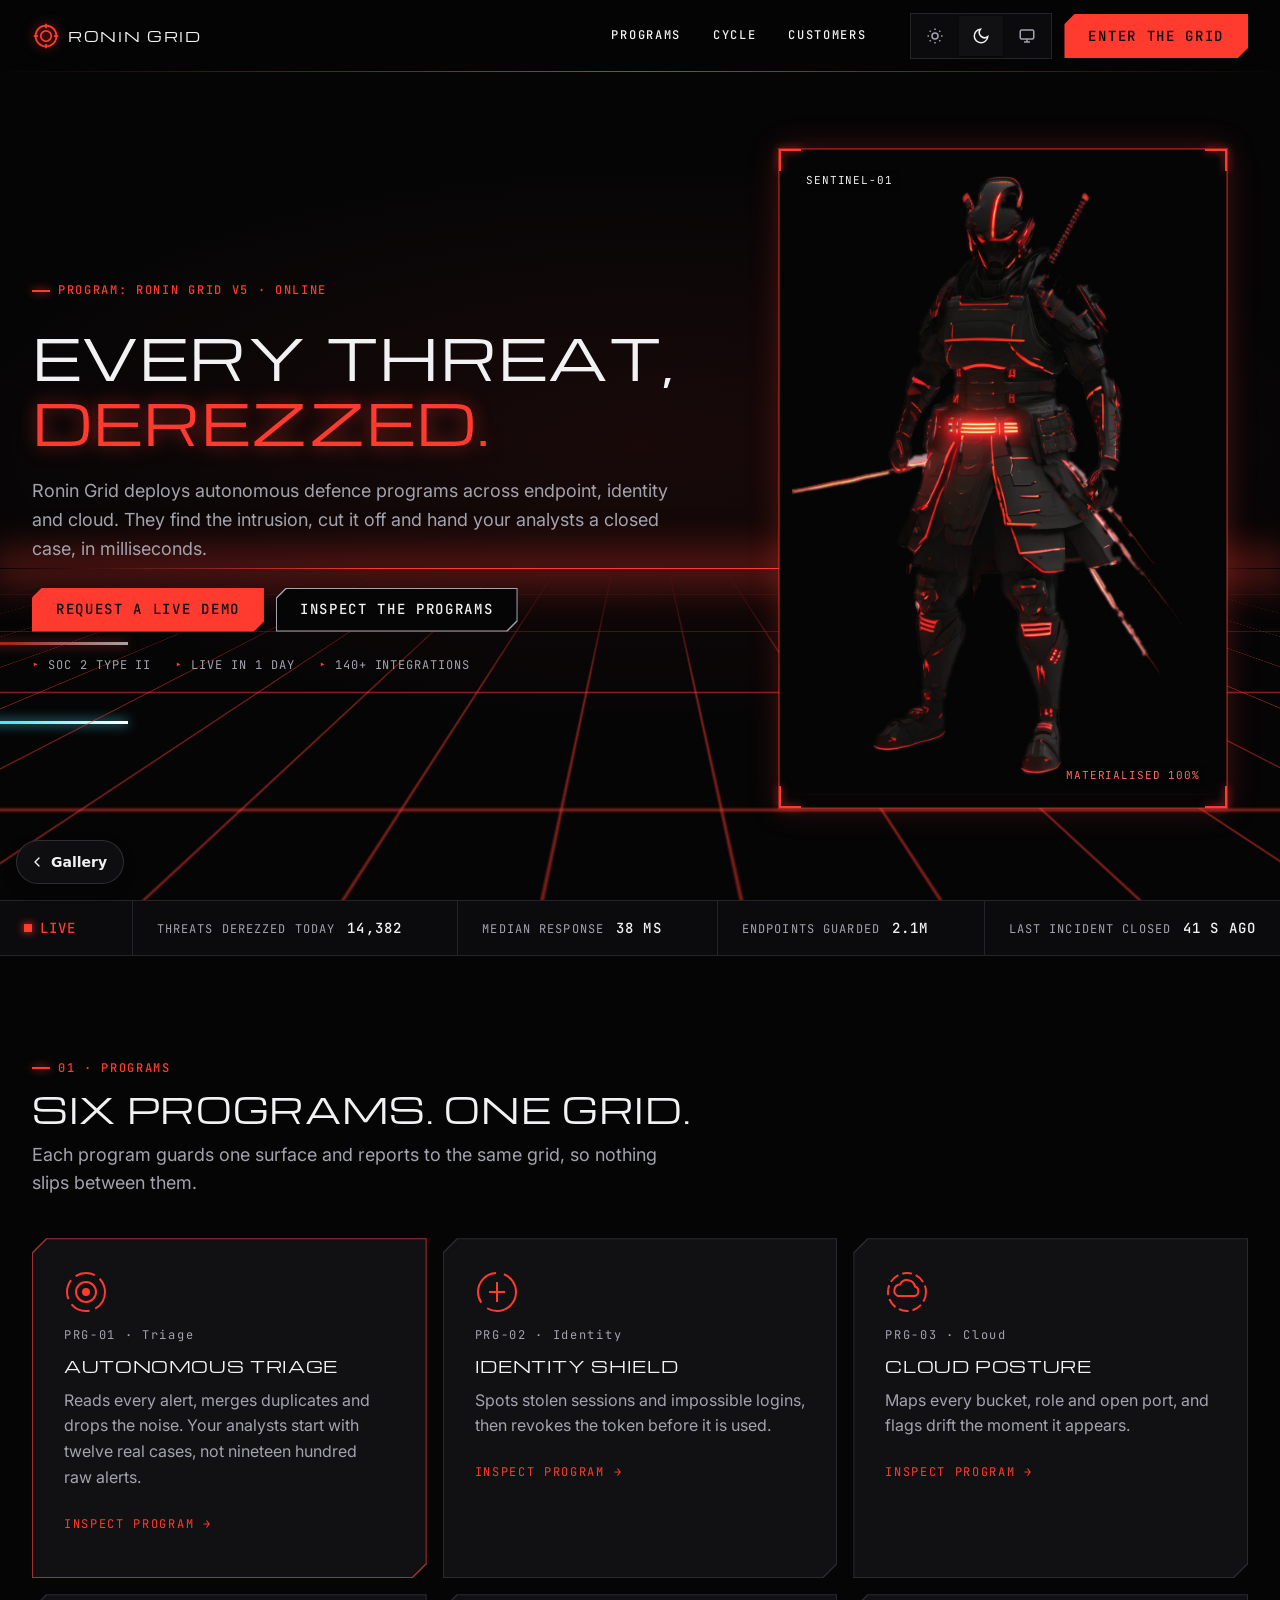
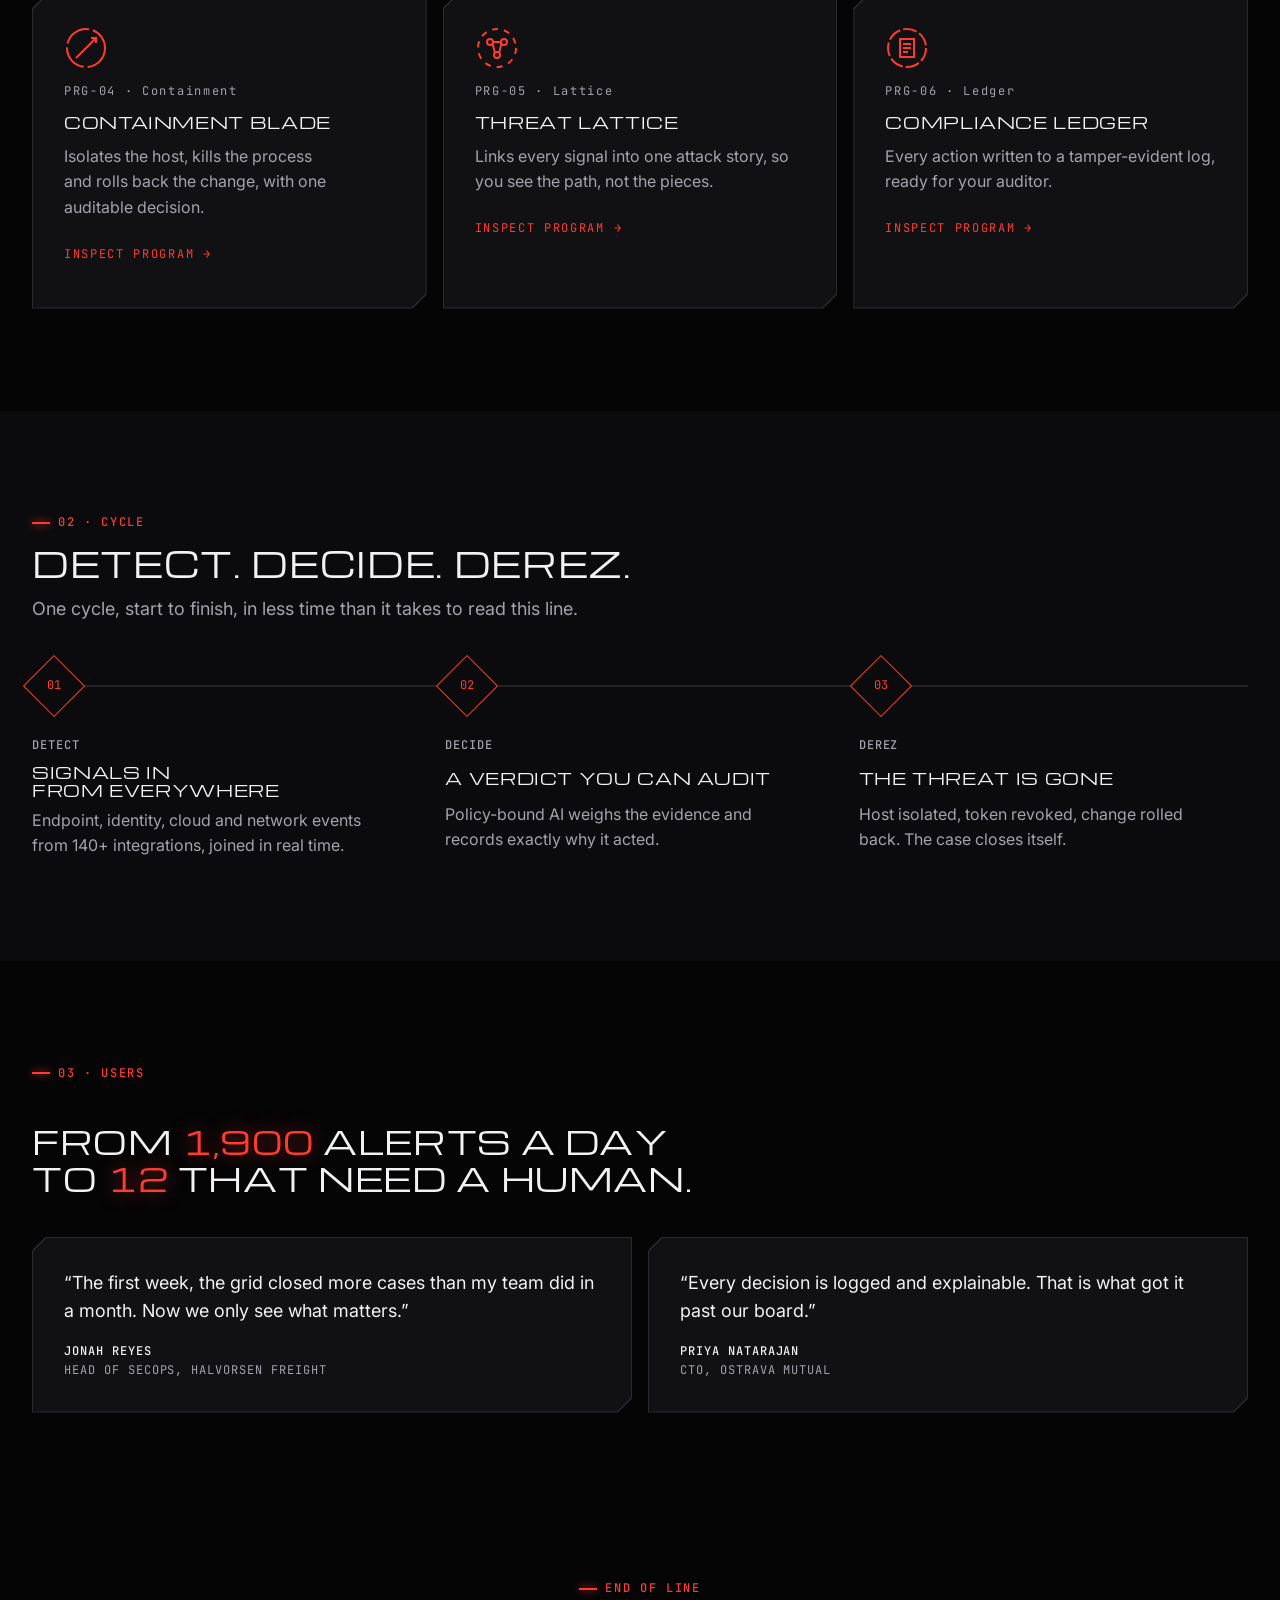
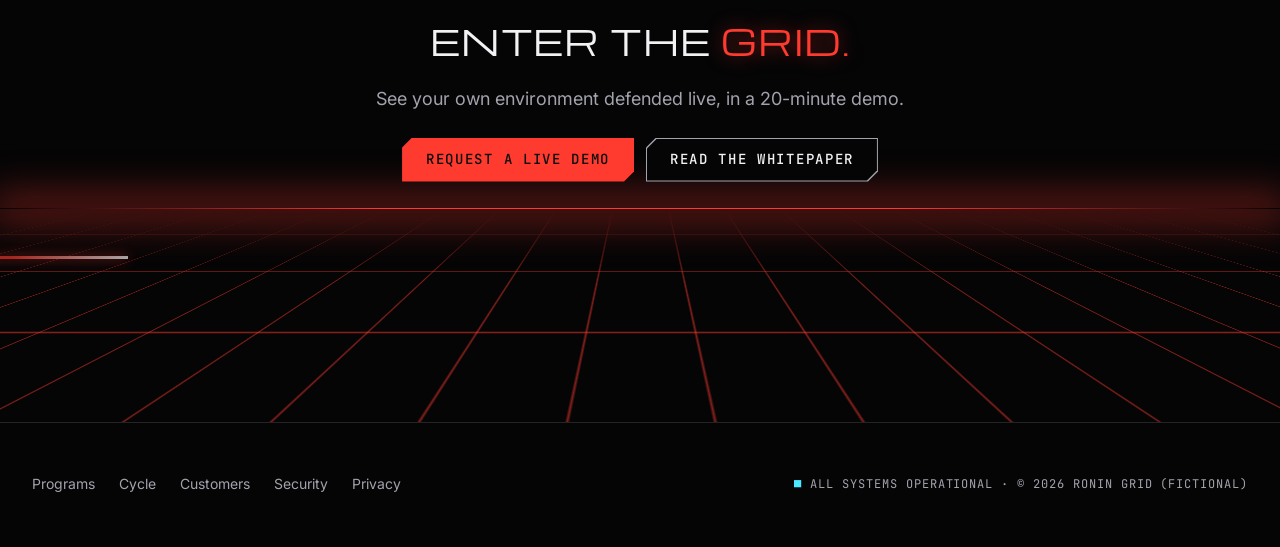
<file: variants/02-ronin-redline/index.html>
<!doctype html>
<html lang="en" data-default-theme="dark">
<head>
  <meta charset="utf-8">
  <meta name="viewport" content="width=device-width, initial-scale=1">
  <title>Ronin Grid · Every threat, derezzed</title>
  <meta name="description" content="Ronin Grid triages, investigates and contains threats across endpoint, identity and cloud. Variant 02: Redline.">
  <link rel="preconnect" href="https://fonts.googleapis.com">
  <link rel="preconnect" href="https://fonts.gstatic.com" crossorigin>
  <link href="https://fonts.googleapis.com/css2?family=Michroma&family=Inter:wght@400;500;600&family=JetBrains+Mono:wght@400;500&display=swap" rel="stylesheet">
  <link rel="stylesheet" href="../../shared/css/design-system.css">
  <link rel="stylesheet" href="../../shared/css/base.css">
  <link rel="stylesheet" href="../../shared/css/components.css">
  <link rel="stylesheet" href="styles.css">
  <script src="../../shared/js/theme-manager.js"></script>
</head>
<body id="top">
  <a class="skip-link" href="#main">Skip to content</a>

  <header class="site-header">
    <div class="container site-header__inner">
      <a class="brand" href="#top">
        <svg class="brand__mark" viewBox="0 0 32 32" fill="none" stroke="currentColor" stroke-width="2" aria-hidden="true"><circle cx="16" cy="16" r="12"/><circle cx="16" cy="16" r="6"/><path d="M16 2v5M16 25v5M2 16h5M25 16h5"/></svg>
        Ronin Grid
      </a>
      <button class="nav-toggle" type="button" aria-expanded="false" aria-controls="site-nav">
        <span class="nav-toggle__bars" aria-hidden="true"></span><span class="sr-only">Menu</span>
      </button>
      <nav class="site-nav" id="site-nav" aria-label="Primary">
        <ul class="site-nav__list" role="list">
          <li><a class="site-nav__link" href="#platform">Programs</a></li>
          <li><a class="site-nav__link" href="#operations">Cycle</a></li>
          <li><a class="site-nav__link" href="#customers">Customers</a></li>
        </ul>
        <div class="site-nav__actions">
          <div class="theme-toggle" role="group" aria-label="Colour theme">
            <button type="button" class="theme-toggle__option" data-theme-value="light" aria-pressed="false"><svg viewBox="0 0 24 24" fill="none" stroke="currentColor" stroke-width="2" aria-hidden="true"><circle cx="12" cy="12" r="4"/><path d="M12 2v2M12 20v2M4.9 4.9l1.4 1.4M17.7 17.7l1.4 1.4M2 12h2M20 12h2M4.9 19.1l1.4-1.4M17.7 6.3l1.4-1.4"/></svg><span class="sr-only">Light</span></button>
            <button type="button" class="theme-toggle__option" data-theme-value="dark" aria-pressed="false"><svg viewBox="0 0 24 24" fill="none" stroke="currentColor" stroke-width="2" aria-hidden="true"><path d="M21 12.8A9 9 0 1 1 11.2 3a7 7 0 0 0 9.8 9.8z"/></svg><span class="sr-only">Dark</span></button>
            <button type="button" class="theme-toggle__option" data-theme-value="system" aria-pressed="false"><svg viewBox="0 0 24 24" fill="none" stroke="currentColor" stroke-width="2" aria-hidden="true"><rect x="3" y="4" width="18" height="12" rx="2"/><path d="M8 20h8M12 16v4"/></svg><span class="sr-only">System</span></button>
          </div>
          <a class="btn btn--cut" href="#cta">Enter the grid</a>
        </div>
      </nav>
    </div>
  </header>

  <main id="main">
    <!-- Hero -->
    <section class="hero" aria-labelledby="hero-title">
      <div class="floor" aria-hidden="true">
        <div class="floor__plane"></div>
        <span class="floor__trail floor__trail--a"></span>
        <span class="floor__trail floor__trail--b"></span>
      </div>
      <span class="horizon" aria-hidden="true"></span>

      <div class="container hero__inner">
        <div class="hero__copy">
          <span class="eyebrow tag">Program: Ronin Grid v5 · Online</span>
          <h1 id="hero-title">Every threat, <span class="hl">derezzed.</span></h1>
          <p class="lead">Ronin Grid deploys autonomous defence programs across endpoint, identity and cloud. They find the intrusion, cut it off and hand your analysts a closed case, in milliseconds.</p>
          <div class="hero__ctas">
            <a class="btn btn--cut" href="#cta">Request a live demo</a>
            <a class="btn btn--line" href="#platform">Inspect the programs</a>
          </div>
          <ul class="hero__facts" role="list">
            <li>SOC 2 Type II</li>
            <li>Live in 1 day</li>
            <li>140+ integrations</li>
          </ul>
        </div>

        <div class="chamber">
          <figure class="art-frame">
            <img src="../../assets/images/02-ronin-redline/ronin-redline-sentinel.jpg" data-fallback alt="An armoured samurai sentinel in matte black, traced with glowing red light-lines, being built into existence by a red laser scan." width="1024" height="1536">
          </figure>
          <span class="chamber__beam" aria-hidden="true"></span>
          <span class="chamber__corner chamber__corner--tl" aria-hidden="true"></span>
          <span class="chamber__corner chamber__corner--tr" aria-hidden="true"></span>
          <span class="chamber__corner chamber__corner--bl" aria-hidden="true"></span>
          <span class="chamber__corner chamber__corner--br" aria-hidden="true"></span>
          <span class="chamber__hud chamber__hud--tl" aria-hidden="true">Sentinel-01</span>
          <span class="chamber__hud chamber__hud--br" aria-hidden="true">Materialised 100%</span>
        </div>
      </div>
    </section>

    <!-- Telemetry -->
    <section class="telemetry" aria-labelledby="telemetry-title" role="region" tabindex="0">
      <h2 id="telemetry-title" class="sr-only">Grid telemetry (illustrative)</h2>
      <ul class="telemetry__list container" role="list">
        <li><strong class="telemetry__live">Live</strong></li>
        <li><span>Threats derezzed today</span><strong>14,382</strong></li>
        <li><span>Median response</span><strong>38 ms</strong></li>
        <li><span>Endpoints guarded</span><strong>2.1M</strong></li>
        <li><span>Last incident closed</span><strong>41 s ago</strong></li>
      </ul>
    </section>

    <!-- Programs -->
    <section class="section" id="platform" aria-labelledby="programs-title">
      <div class="container">
        <div class="section-head">
          <span class="eyebrow tag">01 · Programs</span>
          <h2 id="programs-title">Six programs. One grid.</h2>
          <p class="lead">Each program guards one surface and reports to the same grid, so nothing slips between them.</p>
        </div>
        <div class="programs__grid">
          <article class="panel program program--featured">
            <svg class="program__ring" viewBox="0 0 44 44" fill="none" stroke="currentColor" stroke-width="2" aria-hidden="true"><circle cx="22" cy="22" r="19" stroke-dasharray="20 6"/><circle cx="22" cy="22" r="10"/><circle cx="22" cy="22" r="3" fill="currentColor"/></svg>
            <span class="program__id">PRG-01 · Triage</span>
            <h3>Autonomous triage</h3>
            <p>Reads every alert, merges duplicates and drops the noise. Your analysts start with twelve real cases, not nineteen hundred raw alerts.</p>
            <a href="#">Inspect program →</a>
          </article>
          <article class="panel program">
            <svg class="program__ring" viewBox="0 0 44 44" fill="none" stroke="currentColor" stroke-width="2" aria-hidden="true"><circle cx="22" cy="22" r="19" stroke-dasharray="40 8"/><path d="M22 12v20M14 22h16"/></svg>
            <span class="program__id">PRG-02 · Identity</span>
            <h3>Identity shield</h3>
            <p>Spots stolen sessions and impossible logins, then revokes the token before it is used.</p>
            <a href="#">Inspect program →</a>
          </article>
          <article class="panel program">
            <svg class="program__ring" viewBox="0 0 44 44" fill="none" stroke="currentColor" stroke-width="2" aria-hidden="true"><circle cx="22" cy="22" r="19" stroke-dasharray="10 4"/><path d="M13 26a6 6 0 0 1 2-11.5 8 8 0 0 1 15 2A5 5 0 0 1 30 26z"/></svg>
            <span class="program__id">PRG-03 · Cloud</span>
            <h3>Cloud posture</h3>
            <p>Maps every bucket, role and open port, and flags drift the moment it appears.</p>
            <a href="#">Inspect program →</a>
          </article>
          <article class="panel program">
            <svg class="program__ring" viewBox="0 0 44 44" fill="none" stroke="currentColor" stroke-width="2" aria-hidden="true"><circle cx="22" cy="22" r="19" stroke-dasharray="28 4"/><path d="M12 32 32 12M27 12h5v5"/></svg>
            <span class="program__id">PRG-04 · Containment</span>
            <h3>Containment blade</h3>
            <p>Isolates the host, kills the process and rolls back the change, with one auditable decision.</p>
            <a href="#">Inspect program →</a>
          </article>
          <article class="panel program">
            <svg class="program__ring" viewBox="0 0 44 44" fill="none" stroke="currentColor" stroke-width="2" aria-hidden="true"><circle cx="22" cy="22" r="19" stroke-dasharray="6 6"/><circle cx="15" cy="16" r="3"/><circle cx="29" cy="16" r="3"/><circle cx="22" cy="29" r="3"/><path d="M17.5 17.5 20 27M26.5 17.5 24 27M18 16h8"/></svg>
            <span class="program__id">PRG-05 · Lattice</span>
            <h3>Threat lattice</h3>
            <p>Links every signal into one attack story, so you see the path, not the pieces.</p>
            <a href="#">Inspect program →</a>
          </article>
          <article class="panel program">
            <svg class="program__ring" viewBox="0 0 44 44" fill="none" stroke="currentColor" stroke-width="2" aria-hidden="true"><circle cx="22" cy="22" r="19" stroke-dasharray="14 3"/><path d="M15 13h14v18H15zM18 18h8M18 22h8M18 26h5"/></svg>
            <span class="program__id">PRG-06 · Ledger</span>
            <h3>Compliance ledger</h3>
            <p>Every action written to a tamper-evident log, ready for your auditor.</p>
            <a href="#">Inspect program →</a>
          </article>
        </div>
      </div>
    </section>

    <!-- Cycle -->
    <section class="section section--alt cycle" id="operations" aria-labelledby="cycle-title">
      <div class="container">
        <div class="section-head">
          <span class="eyebrow tag">02 · Cycle</span>
          <h2 id="cycle-title">Detect. Decide. Derez.</h2>
          <p class="lead">One cycle, start to finish, in less time than it takes to read this line.</p>
        </div>
        <ol class="cycle__steps" role="list">
          <li class="cycle__track" aria-hidden="true"></li>
          <li class="cycle__step">
            <span class="cycle__node" aria-hidden="true"><span>01</span></span>
            <span class="eyebrow">Detect</span>
            <h3>Signals in from everywhere</h3>
            <p>Endpoint, identity, cloud and network events from 140+ integrations, joined in real time.</p>
          </li>
          <li class="cycle__step">
            <span class="cycle__node" aria-hidden="true"><span>02</span></span>
            <span class="eyebrow">Decide</span>
            <h3>A verdict you can audit</h3>
            <p>Policy-bound AI weighs the evidence and records exactly why it acted.</p>
          </li>
          <li class="cycle__step">
            <span class="cycle__node" aria-hidden="true"><span>03</span></span>
            <span class="eyebrow">Derez</span>
            <h3>The threat is gone</h3>
            <p>Host isolated, token revoked, change rolled back. The case closes itself.</p>
          </li>
        </ol>
      </div>
    </section>

    <!-- Proof -->
    <section class="section" id="customers" aria-labelledby="proof-title">
      <div class="container">
        <div class="section-head">
          <span class="eyebrow tag">03 · Users</span>
        </div>
        <h2 id="proof-title" class="proof__stat">From <span class="hl">1,900</span> alerts a day to <span class="hl">12</span> that need a human.</h2>
        <div class="proof__quotes">
          <figure class="panel quote">
            <blockquote><p>“The first week, the grid closed more cases than my team did in a month. Now we only see what matters.”</p></blockquote>
            <figcaption><strong>Jonah Reyes</strong>Head of SecOps, Halvorsen Freight</figcaption>
          </figure>
          <figure class="panel quote">
            <blockquote><p>“Every decision is logged and explainable. That is what got it past our board.”</p></blockquote>
            <figcaption><strong>Priya Natarajan</strong>CTO, Ostrava Mutual</figcaption>
          </figure>
        </div>
      </div>
    </section>

    <!-- Closing CTA -->
    <section class="cta" id="cta" aria-labelledby="cta-title">
      <div class="floor" aria-hidden="true">
        <div class="floor__plane"></div>
        <span class="floor__trail floor__trail--a"></span>
      </div>
      <span class="horizon" aria-hidden="true"></span>
      <div class="container cta__inner">
        <span class="eyebrow tag">End of line</span>
        <h2 id="cta-title">Enter the <span class="hl">grid.</span></h2>
        <p class="lead">See your own environment defended live, in a 20-minute demo.</p>
        <div class="hero__ctas">
          <a class="btn btn--cut" href="#">Request a live demo</a>
          <a class="btn btn--line" href="#">Read the whitepaper</a>
        </div>
      </div>
    </section>
  </main>

  <footer class="site-footer">
    <div class="container site-footer__inner">
      <nav class="site-footer__links" aria-label="Footer">
        <a href="#platform">Programs</a>
        <a href="#operations">Cycle</a>
        <a href="#customers">Customers</a>
        <a href="#">Security</a>
        <a href="#">Privacy</a>
      </nav>
      <p class="site-footer__status">All systems operational · © 2026 Ronin Grid (fictional)</p>
    </div>
  </footer>
<a class="back-pill" href="../../index.html"><svg viewBox="0 0 24 24" fill="none" stroke="currentColor" stroke-width="2" stroke-linecap="round" stroke-linejoin="round" aria-hidden="true"><path d="M15 18l-6-6 6-6"/></svg>Gallery</a>
</body>
</html>
</file>
<file: shared/css/design-system.css>
/* ==========================================================================
   Design system tokens. Single source of truth for every variant.
   Variants override token VALUES only (in their styles.css), never names.

   Fonts (add to each variant's <head>):
   <link rel="preconnect" href="https://fonts.googleapis.com">
   <link rel="preconnect" href="https://fonts.gstatic.com" crossorigin>
   <link href="https://fonts.googleapis.com/css2?family=Space+Grotesk:wght@400;500;600;700&family=Inter:wght@400;500;600&family=JetBrains+Mono:wght@400;500&display=swap" rel="stylesheet">
   ========================================================================== */

:root {
  color-scheme: light;

  /* Surfaces & text (light) */
  --bg-primary: #F4F2F1;      /* canvas, matches the art background */
  --bg-secondary: #EAE4DF;
  --bg-elevated: #FFFFFF;
  --text-primary: #2A2420;    /* charcoal */
  --text-secondary: #5C524B;  /* AA on both bg tokens */
  --border-color: #D8CEC6;

  /* Brand */
  --primary-color: #17707A;   /* slate-teal, darkened for AA text/button contrast on light */
  --primary-contrast: #FFFFFF;
  --secondary-color: #D9BAA1; /* almond */
  --accent-color: #C2187A;    /* magenta signal, use sparingly */
  --glow-color: #2FB7C2;      /* raw slate-teal for lines, glows, decoration */
  --focus-ring: #17707A;

  /* Typography */
  --font-display: "Space Grotesk", "Segoe UI", system-ui, sans-serif;
  --font-body: "Inter", "Segoe UI", system-ui, -apple-system, sans-serif;
  --font-mono: "JetBrains Mono", ui-monospace, "Cascadia Mono", Consolas, monospace;

  --text-xs: 0.75rem;    /* 12 */
  --text-sm: 0.875rem;   /* 14 */
  --text-base: 1rem;     /* 16 */
  --text-lg: 1.125rem;   /* 18 */
  --text-xl: 1.25rem;    /* 20 */
  --text-2xl: 1.5rem;    /* 24 */
  --text-3xl: 1.875rem;  /* 30 */
  --text-display: clamp(2.25rem, 1.4rem + 4.2vw, 4.5rem); /* hero h1 */

  --leading-tight: 1.1;
  --leading-snug: 1.3;
  --leading-body: 1.6;
  --tracking-mono: 0.08em;

  /* Spacing (4px grid) */
  --space-1: 0.25rem;
  --space-2: 0.5rem;
  --space-3: 0.75rem;
  --space-4: 1rem;
  --space-5: 1.25rem;
  --space-6: 1.5rem;
  --space-8: 2rem;
  --space-10: 2.5rem;
  --space-12: 3rem;
  --space-16: 4rem;
  --section-y: clamp(var(--space-12), 8vw, 7rem);

  /* Layout */
  --container-sm: 640px;
  --container-md: 768px;
  --container-lg: 1024px;
  --container-xl: 1280px;
  --gutter: var(--space-4);
  --header-h: 4rem;

  /* Radius */
  --radius-sm: 4px;
  --radius-md: 8px;
  --radius-lg: 16px;
  --radius-pill: 999px;

  /* Shadow */
  --shadow-sm: 0 1px 2px rgb(42 36 32 / 0.08);
  --shadow-md: 0 6px 20px -6px rgb(42 36 32 / 0.18);
  --shadow-lg: 0 24px 48px -16px rgb(42 36 32 / 0.25);
  --shadow-glow: 0 0 0 1px rgb(47 183 194 / 0.35), 0 0 24px rgb(47 183 194 / 0.25);

  /* Motion */
  --ease-out: cubic-bezier(0.22, 1, 0.36, 1);
  --duration-fast: 150ms;
  --duration-base: 250ms;
  --duration-slow: 500ms;

  /* Art placeholder (used by .art-frame when image is missing) */
  --art-placeholder-from: #EDE7E2;
  --art-placeholder-to: #D9BAA1;
  --art-silhouette: rgb(42 36 32 / 0.12);
}

/* Dark values, kept identical in both blocks below */
[data-theme="dark"] {
  color-scheme: dark;
  --bg-primary: #141110;
  --bg-secondary: #1F1A17;
  --bg-elevated: #2A2420;
  --text-primary: #F4F2F1;
  --text-secondary: #B9ADA3;
  --border-color: #3A322C;
  --primary-color: #2FB7C2;
  --primary-contrast: #0E1416;
  --secondary-color: #D9BAA1;
  --accent-color: #F0479E;
  --glow-color: #2FB7C2;
  --focus-ring: #5FD3DC;
  --shadow-sm: 0 1px 2px rgb(0 0 0 / 0.4);
  --shadow-md: 0 6px 20px -6px rgb(0 0 0 / 0.6);
  --shadow-lg: 0 24px 48px -16px rgb(0 0 0 / 0.7);
  --art-placeholder-from: #1F1A17;
  --art-placeholder-to: #2A3638;
  --art-silhouette: rgb(47 183 194 / 0.14);
}

@media (prefers-color-scheme: dark) {
  :root:not([data-theme="light"]) {
    color-scheme: dark;
    --bg-primary: #141110;
    --bg-secondary: #1F1A17;
    --bg-elevated: #2A2420;
    --text-primary: #F4F2F1;
    --text-secondary: #B9ADA3;
    --border-color: #3A322C;
    --primary-color: #2FB7C2;
    --primary-contrast: #0E1416;
    --secondary-color: #D9BAA1;
    --accent-color: #F0479E;
    --glow-color: #2FB7C2;
    --focus-ring: #5FD3DC;
    --shadow-sm: 0 1px 2px rgb(0 0 0 / 0.4);
    --shadow-md: 0 6px 20px -6px rgb(0 0 0 / 0.6);
    --shadow-lg: 0 24px 48px -16px rgb(0 0 0 / 0.7);
    --art-placeholder-from: #1F1A17;
    --art-placeholder-to: #2A3638;
    --art-silhouette: rgb(47 183 194 / 0.14);
  }
}

@media (min-width: 768px) {
  :root { --gutter: var(--space-6); --header-h: 4.5rem; }
}
@media (min-width: 1024px) {
  :root { --gutter: var(--space-8); }
}
</file>
<file: shared/css/base.css>
/* Reset, body theming, typography defaults, layout primitives. Requires design-system.css. */

*, *::before, *::after { box-sizing: border-box; }

html {
  -webkit-text-size-adjust: 100%;
  text-size-adjust: 100%;
  scroll-behavior: smooth;
  scroll-padding-top: calc(var(--header-h) + var(--space-4));
}

body, h1, h2, h3, h4, p, figure, blockquote, dl, dd, ul, ol { margin: 0; }
ul[role="list"], ol[role="list"] { list-style: none; padding: 0; }

body {
  min-height: 100vh;
  background-color: var(--bg-primary);
  color: var(--text-primary);
  font-family: var(--font-body);
  font-size: var(--text-base);
  line-height: var(--leading-body);
  overflow-x: hidden;
  -webkit-font-smoothing: antialiased;
  transition: background-color var(--duration-base) ease, color var(--duration-base) ease;
}

img, svg, video, picture { display: block; max-width: 100%; height: auto; }
input, button, textarea, select { font: inherit; color: inherit; }
button { cursor: pointer; }

h1, h2, h3, h4 {
  font-family: var(--font-display);
  line-height: var(--leading-tight);
  font-weight: 600;
  letter-spacing: -0.02em;
  text-wrap: balance;
}
h1 { font-size: var(--text-display); }
h2 { font-size: clamp(var(--text-2xl), 1.2rem + 2vw, 2.75rem); }
h3 { font-size: var(--text-xl); line-height: var(--leading-snug); }
p { text-wrap: pretty; }
p + p { margin-top: var(--space-4); }

a { color: var(--primary-color); text-underline-offset: 0.2em; }
a:hover { text-decoration-thickness: 2px; }

code, kbd, .mono {
  font-family: var(--font-mono);
  font-size: 0.875em;
  letter-spacing: var(--tracking-mono);
}

::selection { background: var(--secondary-color); color: #2A2420; }

/* Focus: visible for keyboard only */
:focus { outline: none; }
:focus-visible {
  outline: 2px solid var(--focus-ring);
  outline-offset: 3px;
  border-radius: var(--radius-sm);
}

/* Layout primitives */
.container {
  width: 100%;
  max-width: var(--container-xl);
  margin-inline: auto;
  padding-inline: var(--gutter);
}
.container--md { max-width: var(--container-md); }
.container--lg { max-width: var(--container-lg); }

.section { padding-block: var(--section-y); }
.section--alt { background-color: var(--bg-secondary); }

.lead {
  font-size: var(--text-lg);
  color: var(--text-secondary);
  max-width: 60ch;
}
.text-muted { color: var(--text-secondary); }

/* Accessibility helpers */
.sr-only {
  position: absolute !important;
  width: 1px; height: 1px;
  padding: 0; margin: -1px;
  overflow: hidden;
  clip: rect(0 0 0 0);
  white-space: nowrap;
  border: 0;
}

.skip-link {
  position: absolute;
  left: var(--space-4);
  top: var(--space-2);
  z-index: 1000;
  padding: var(--space-3) var(--space-4);
  background: var(--text-primary);
  color: var(--bg-primary);
  border-radius: var(--radius-md);
  font-weight: 600;
  transform: translateY(-200%);
  transition: transform var(--duration-fast) var(--ease-out);
}
.skip-link:focus-visible { transform: translateY(0); }

@media (prefers-reduced-motion: reduce) {
  html { scroll-behavior: auto; }
  *, *::before, *::after {
    animation-duration: 0.01ms !important;
    animation-iteration-count: 1 !important;
    transition-duration: 0.01ms !important;
  }
}
</file>
<file: shared/css/components.css>
/* Reusable components. Requires design-system.css + base.css.
   Naming: block, block__element, block--modifier. State classes: .is-open, .is-missing. */

/* ---------- Buttons ---------- */
.btn {
  display: inline-flex;
  align-items: center;
  justify-content: center;
  gap: var(--space-2);
  min-height: 44px;
  min-width: 44px;
  padding: var(--space-3) var(--space-5);
  border: 1px solid transparent;
  border-radius: var(--radius-md);
  font-family: var(--font-body);
  font-size: var(--text-base);
  font-weight: 600;
  line-height: 1.2;
  text-decoration: none;
  white-space: nowrap;
  transition: background-color var(--duration-fast) ease, border-color var(--duration-fast) ease,
              color var(--duration-fast) ease, box-shadow var(--duration-fast) ease,
              transform var(--duration-fast) var(--ease-out);
}
.btn:active { transform: translateY(1px); }

.btn--primary { background: var(--primary-color); color: var(--primary-contrast); }
.btn--primary:hover { box-shadow: var(--shadow-glow); }

.btn--secondary { background: transparent; color: var(--text-primary); border-color: var(--text-primary); }
.btn--secondary:hover { background: var(--text-primary); color: var(--bg-primary); }

.btn--ghost { background: transparent; color: var(--text-primary); padding-inline: var(--space-3); }
.btn--ghost:hover { background: var(--bg-secondary); }

.btn__icon { width: 1.125em; height: 1.125em; flex: none; }

/* ---------- Eyebrow / badge ---------- */
.eyebrow {
  display: inline-block;
  font-family: var(--font-mono);
  font-size: var(--text-xs);
  font-weight: 500;
  letter-spacing: var(--tracking-mono);
  text-transform: uppercase;
  color: var(--text-secondary);
}

.badge {
  display: inline-flex;
  align-items: center;
  gap: var(--space-2);
  padding: var(--space-1) var(--space-3);
  border: 1px solid var(--border-color);
  border-radius: var(--radius-pill);
  background: var(--bg-elevated);
  font-family: var(--font-mono);
  font-size: var(--text-xs);
  letter-spacing: var(--tracking-mono);
  text-transform: uppercase;
  color: var(--text-secondary);
}
.badge--live::before {
  content: "";
  width: 0.5rem; height: 0.5rem;
  border-radius: 50%;
  background: var(--accent-color);
  animation: badge-pulse 2s ease-in-out infinite;
}
@keyframes badge-pulse { 50% { opacity: 0.35; } }

/* ---------- Card ---------- */
.card {
  display: flex;
  flex-direction: column;
  gap: var(--space-3);
  padding: var(--space-6);
  background: var(--bg-elevated);
  border: 1px solid var(--border-color);
  border-radius: var(--radius-lg);
  box-shadow: var(--shadow-sm);
  transition: border-color var(--duration-base) ease, box-shadow var(--duration-base) ease;
}
.card:hover { border-color: var(--glow-color); box-shadow: var(--shadow-md); }
.card__icon { width: 2.5rem; height: 2.5rem; color: var(--primary-color); }
.card__title { font-size: var(--text-xl); }
.card__body { color: var(--text-secondary); }

/* ---------- Site header + nav ---------- */
.site-header {
  position: sticky;
  top: 0;
  z-index: 100;
  background: color-mix(in srgb, var(--bg-primary) 88%, transparent);
  backdrop-filter: blur(10px);
  border-bottom: 1px solid var(--border-color);
}
.site-header__inner {
  display: flex;
  align-items: center;
  justify-content: space-between;
  gap: var(--space-4);
  min-height: var(--header-h);
}

.brand {
  display: inline-flex;
  align-items: center;
  gap: var(--space-2);
  min-height: 44px;
  font-family: var(--font-display);
  font-size: var(--text-lg);
  font-weight: 700;
  letter-spacing: -0.01em;
  color: var(--text-primary);
  text-decoration: none;
}
.brand__mark { width: 1.75rem; height: 1.75rem; flex: none; color: var(--glow-color); }

.nav-toggle {
  display: inline-grid;
  place-items: center;
  width: 44px; height: 44px;
  padding: 0;
  background: transparent;
  border: 1px solid var(--border-color);
  border-radius: var(--radius-md);
}
.nav-toggle__bars,
.nav-toggle__bars::before,
.nav-toggle__bars::after {
  display: block;
  width: 18px; height: 2px;
  background: currentColor;
  border-radius: 1px;
  transition: transform var(--duration-base) var(--ease-out), opacity var(--duration-fast) ease;
}
.nav-toggle__bars { position: relative; }
.nav-toggle__bars::before, .nav-toggle__bars::after { content: ""; position: absolute; left: 0; }
.nav-toggle__bars::before { top: -6px; }
.nav-toggle__bars::after { top: 6px; }
.site-header.is-open .nav-toggle__bars { background: transparent; }
.site-header.is-open .nav-toggle__bars::before { transform: translateY(6px) rotate(45deg); }
.site-header.is-open .nav-toggle__bars::after { transform: translateY(-6px) rotate(-45deg); }

/* Mobile: nav is a drop-down panel. Hidden only once JS is present (html.has-js). */
.site-nav {
  display: flex;
  flex-direction: column;
  gap: var(--space-6);
}
.has-js .site-nav {
  position: absolute;
  inset: 100% 0 auto 0;
  padding: var(--space-4) var(--gutter) var(--space-8);
  background: var(--bg-primary);
  border-bottom: 1px solid var(--border-color);
  box-shadow: var(--shadow-lg);
  display: none;
}
.has-js .site-header.is-open .site-nav { display: flex; }

.site-nav__list { display: flex; flex-direction: column; gap: var(--space-1); }
.site-nav__link {
  display: flex;
  align-items: center;
  min-height: 44px;
  padding-inline: var(--space-2);
  color: var(--text-primary);
  font-weight: 500;
  text-decoration: none;
  border-radius: var(--radius-sm);
}
.site-nav__link:hover { color: var(--primary-color); }
.site-nav__link[aria-current="true"] { color: var(--primary-color); }
.site-nav__actions { display: flex; flex-wrap: wrap; align-items: center; gap: var(--space-3); }

@media (min-width: 1024px) {
  .nav-toggle { display: none; }
  .site-nav,
  .has-js .site-nav {
    position: static;
    display: flex;
    flex-direction: row;
    align-items: center;
    gap: var(--space-8);
    padding: 0;
    background: none;
    border: 0;
    box-shadow: none;
  }
  .site-nav__list { flex-direction: row; gap: var(--space-2); }
  .site-nav__link { padding-inline: var(--space-3); font-size: var(--text-sm); }
  .site-nav__actions { flex-wrap: nowrap; }
}

/* ---------- Theme toggle (segmented: light / dark / system) ---------- */
.theme-toggle {
  display: inline-flex;
  padding: 2px;
  gap: 2px;
  background: var(--bg-secondary);
  border: 1px solid var(--border-color);
  border-radius: var(--radius-pill);
}
.theme-toggle__option {
  display: inline-grid;
  place-items: center;
  width: 44px; height: 40px; /* 44px hit area including the 2px track padding */
  padding: 0;
  background: transparent;
  border: 0;
  border-radius: var(--radius-pill);
  color: var(--text-secondary);
  transition: background-color var(--duration-fast) ease, color var(--duration-fast) ease;
}
.theme-toggle__option svg { width: 18px; height: 18px; }
.theme-toggle__option:hover { color: var(--text-primary); }
.theme-toggle__option[aria-pressed="true"] {
  background: var(--bg-elevated);
  color: var(--text-primary);
  box-shadow: var(--shadow-sm);
}

/* ---------- Back to gallery (floating pill on every variant) ----------
   Literal values so a variant that skips the shared CSS can copy this rule as is. */
.back-pill {
  position: fixed; left: max(16px, env(safe-area-inset-left)); bottom: max(16px, env(safe-area-inset-bottom)); z-index: 100;
  display: inline-flex; align-items: center; gap: 6px;
  min-height: 44px; padding: 0 16px 0 12px;
  border: 1px solid color-mix(in srgb, var(--text-primary) 14%, transparent); border-radius: 999px;
  background: color-mix(in srgb, var(--bg-elevated) 85%, transparent); backdrop-filter: blur(12px);
  color: var(--text-primary); font: 600 0.875rem/1 system-ui, -apple-system, "Segoe UI", sans-serif; text-decoration: none;
  box-shadow: 0 6px 20px -8px rgb(0 0 0 / 0.35);
}
.back-pill:hover { background: var(--bg-elevated); }
.back-pill svg { width: 16px; height: 16px; }
body.has-book-bar .back-pill { bottom: 88px; } /* clear the mobile Book bar in the Lune variants */
.is-embedded .back-pill { display: none; } /* hidden in the gallery's live previews */

/* ---------- Art frame (2:3 artwork with a missing-image fallback) ---------- */
.art-frame {
  position: relative;
  aspect-ratio: 2 / 3;
  width: 100%;
  margin: 0;
  overflow: hidden;
  border-radius: var(--radius-lg);
  background:
    linear-gradient(165deg, var(--art-placeholder-from), var(--art-placeholder-to));
}
.art-frame > img {
  width: 100%;
  height: 100%;
  object-fit: contain;
  object-position: center bottom;
}
.art-frame--bleed { border-radius: 0; background: transparent; } /* image sits directly on the canvas */

/* Missing state: hide the broken image (kept in the a11y tree), draw a faint figure + grid + label */
.art-frame.is-missing { background: linear-gradient(165deg, var(--art-placeholder-from), var(--art-placeholder-to)); }
.art-frame.is-missing > img { position: absolute; inset: 0; opacity: 0; }
.art-frame.is-missing::before {
  content: "";
  position: absolute;
  inset: 0;
  background:
    /* katana */
    linear-gradient(118deg, transparent 49.4%, var(--art-silhouette) 49.4% 50.6%, transparent 50.6%) 72% 38% / 46% 40% no-repeat,
    /* head */
    radial-gradient(closest-side, var(--art-silhouette) 96%, transparent) 50% 13% / 15% 10% no-repeat,
    /* shoulders */
    radial-gradient(closest-side, var(--art-silhouette) 96%, transparent) 50% 29% / 46% 16% no-repeat,
    /* torso */
    linear-gradient(var(--art-silhouette), var(--art-silhouette)) 50% 45% / 28% 22% no-repeat,
    /* legs */
    linear-gradient(var(--art-silhouette), var(--art-silhouette)) 42% 86% / 10% 36% no-repeat,
    linear-gradient(var(--art-silhouette), var(--art-silhouette)) 58% 86% / 10% 36% no-repeat,
    /* HUD grid */
    repeating-linear-gradient(0deg, transparent 0 31px, var(--art-silhouette) 31px 32px),
    repeating-linear-gradient(90deg, transparent 0 31px, var(--art-silhouette) 31px 32px);
  opacity: 0.9;
}
.art-frame.is-missing::after {
  content: "Art pending";
  position: absolute;
  left: var(--space-3);
  bottom: var(--space-3);
  padding: var(--space-1) var(--space-2);
  border: 1px solid var(--border-color);
  border-radius: var(--radius-sm);
  background: var(--bg-primary);
  color: var(--text-secondary);
  font-family: var(--font-mono);
  font-size: var(--text-xs);
  letter-spacing: var(--tracking-mono);
  text-transform: uppercase;
}
</file>
<file: variants/02-ronin-redline/styles.css>
/* 02 · Ronin Redline. Black void, red light-lines, perspective grid floor.
   Dark ("the grid") is the designed state; light is "the real world": pale concrete, deeper red.
   AA ratios: dark text #F2F2F4 on #050506 19.4:1, secondary #A3A3AD 8.1:1, red #FF3B2F as text 5.9:1,
   #0A0A0B on red button 6.0:1. Light text #0B0B0D on #EDEEF0 17.9:1, secondary #4A4C53 7.6:1,
   white on #C8170D 5.9:1, red #B3140B as text 6.2:1. */

:root {
  --font-display: "Michroma", "Segoe UI", system-ui, sans-serif;

  --bg-primary: #EDEEF0;
  --bg-secondary: #E1E3E6;
  --bg-elevated: #F8F8F9;
  --text-primary: #0B0B0D;
  --text-secondary: #4A4C53;
  --border-color: #C6C9CF;
  --primary-color: #C8170D;
  --primary-contrast: #FFFFFF;
  --secondary-color: #0B0B0D;
  --accent-color: #00788A;
  --glow-color: #FF3B2F;
  --focus-ring: #00788A;

  --shadow-glow: 0 0 0 1px rgb(255 59 47 / 0.45), 0 0 28px rgb(255 59 47 / 0.25);
  --art-placeholder-from: #0A0A0C;
  --art-placeholder-to: #1C0907;
  --art-silhouette: rgb(255 59 47 / 0.2);

  /* Variant-only values (not tokens: local to this page) */
  --void: #050506;
  --red-text: #B3140B;
  --grid-line: rgb(200 23 13 / 0.35);
  --horizon: rgb(255 59 47 / 0.35);
  --edge: #C6C9CF;
  --cut: 14px;
  --cut-sm: 10px;
}

[data-theme="dark"] {
  --bg-primary: #050506;
  --bg-secondary: #0B0B0D;
  --bg-elevated: #111114;
  --text-primary: #F2F2F4;
  --text-secondary: #A3A3AD;
  --border-color: #232328;
  --primary-color: #FF3B2F;
  --primary-contrast: #0A0A0B;
  --secondary-color: #F2F2F4;
  --accent-color: #4DE8FF;
  --glow-color: #FF3B2F;
  --focus-ring: #4DE8FF;
  --red-text: #FF3B2F;
  --grid-line: rgb(255 59 47 / 0.5);
  --horizon: rgb(255 59 47 / 0.55);
  --edge: #2A2A31;
}
@media (prefers-color-scheme: dark) {
  :root:not([data-theme="light"]) {
    --bg-primary: #050506;
    --bg-secondary: #0B0B0D;
    --bg-elevated: #111114;
    --text-primary: #F2F2F4;
    --text-secondary: #A3A3AD;
    --border-color: #232328;
    --primary-color: #FF3B2F;
    --primary-contrast: #0A0A0B;
    --secondary-color: #F2F2F4;
    --accent-color: #4DE8FF;
    --glow-color: #FF3B2F;
    --focus-ring: #4DE8FF;
    --red-text: #FF3B2F;
    --grid-line: rgb(255 59 47 / 0.5);
    --horizon: rgb(255 59 47 / 0.55);
    --edge: #2A2A31;
  }
}

::selection { background: var(--glow-color); color: #0A0A0B; }

/* ---------- Type ---------- */
h1, h2, h3 {
  font-weight: 400; /* Michroma ships one weight */
  text-transform: uppercase;
  letter-spacing: 0.02em;
  line-height: 1.15;
}
h1 { font-size: clamp(1.55rem, 0.85rem + 3.6vw, 3.5rem); }
h2 { font-size: clamp(1.2rem, 0.85rem + 1.8vw, 2.1rem); }
h3 { font-size: var(--text-base); letter-spacing: 0.04em; }

.hl { color: var(--red-text); }
[data-theme="dark"] .hl { text-shadow: 0 0 18px rgb(255 59 47 / 0.55); }
@media (prefers-color-scheme: dark) {
  :root:not([data-theme="light"]) .hl { text-shadow: 0 0 18px rgb(255 59 47 / 0.55); }
}

.tag {
  display: inline-flex;
  align-items: center;
  gap: var(--space-2);
  color: var(--red-text);
  letter-spacing: 0.14em;
}
.tag::before {
  content: "";
  width: 18px; height: 2px;
  background: var(--glow-color);
  box-shadow: 0 0 8px var(--glow-color);
}

.section-head { display: grid; gap: var(--space-3); margin-bottom: var(--space-10); max-width: 46rem; }

/* ---------- Header ---------- */
.site-header {
  background: color-mix(in srgb, var(--bg-primary) 82%, transparent);
  border-bottom: 0;
}
.site-header::after {
  content: "";
  position: absolute;
  inset: auto 0 0 0;
  height: 1px;
  background: linear-gradient(90deg, transparent, var(--glow-color) 50%, transparent);
  opacity: 0.8;
}
.brand { font-family: var(--font-display); font-weight: 400; font-size: var(--text-sm); letter-spacing: 0.12em; text-transform: uppercase; }
.brand__mark { color: var(--glow-color); filter: drop-shadow(0 0 6px rgb(255 59 47 / 0.6)); }
.site-nav__link { font-family: var(--font-mono); font-size: var(--text-xs); letter-spacing: 0.14em; text-transform: uppercase; }
.theme-toggle, .theme-toggle__option { border-radius: 0; }

/* ---------- Angular buttons. The shape lives on ::before so focus outlines are never clipped. ---------- */
.btn--cut, .btn--line {
  position: relative;
  isolation: isolate;
  border: 0;
  border-radius: 0;
  background: none;
  font-family: var(--font-mono);
  font-size: var(--text-sm);
  font-weight: 500;
  letter-spacing: 0.12em;
  text-transform: uppercase;
  padding-inline: var(--space-6);
  --clip: polygon(var(--cut-sm) 0, 100% 0, 100% calc(100% - var(--cut-sm)), calc(100% - var(--cut-sm)) 100%, 0 100%, 0 var(--cut-sm));
}
.btn--cut::before, .btn--line::before, .btn--line::after {
  content: "";
  position: absolute;
  z-index: -1;
  clip-path: var(--clip);
  transition: background-color var(--duration-fast) ease;
}
.btn--cut { color: var(--primary-contrast); }
.btn--cut::before { inset: 0; background: var(--primary-color); }
.btn--cut:hover { filter: drop-shadow(0 0 10px rgb(255 59 47 / 0.55)); }

.btn--line { color: var(--text-primary); }
.btn--line::before { inset: 0; background: var(--text-secondary); }
.btn--line::after { inset: 1px; background: var(--bg-primary); }
.btn--line:hover::before { background: var(--glow-color); }
.btn--line:hover { color: var(--red-text); }

/* ---------- Angular panel. 1px edge = clipped ::before behind a clipped surface ---------- */
.panel {
  --clip: polygon(var(--cut) 0, 100% 0, 100% calc(100% - var(--cut)), calc(100% - var(--cut)) 100%, 0 100%, 0 var(--cut));
  position: relative;
  isolation: isolate;
  padding: var(--space-6);
  background: var(--edge);
  clip-path: var(--clip);
  transition: background-color var(--duration-base) ease;
}
.panel::before {
  content: "";
  position: absolute;
  inset: 1px;
  z-index: -1;
  background: var(--bg-elevated);
  clip-path: var(--clip);
}
.panel::after { /* light-line along the top edge, lit on hover */
  content: "";
  position: absolute;
  top: 1px; left: var(--cut); right: 0;
  height: 2px;
  background: linear-gradient(90deg, var(--glow-color), transparent 70%);
  opacity: 0;
  transition: opacity var(--duration-base) ease;
}
.panel:hover { background: color-mix(in srgb, var(--glow-color) 70%, var(--edge)); }
.panel:hover::after { opacity: 1; }

/* ---------- Perspective grid floor (hero + CTA) ---------- */
.floor {
  position: absolute;
  inset: auto -50% 0 -50%;
  height: 40%;
  perspective: 320px;
  perspective-origin: 50% 0;
  pointer-events: none;
  overflow: hidden;
  -webkit-mask-image: linear-gradient(to bottom, transparent, #000 35%);
          mask-image: linear-gradient(to bottom, transparent, #000 35%);
}
.floor__plane {
  position: absolute;
  inset: 0 0 -60% 0;
  transform: rotateX(68deg);
  transform-origin: 50% 0;
  background-image:
    linear-gradient(var(--grid-line) 1px, transparent 1px),
    linear-gradient(90deg, var(--grid-line) 1px, transparent 1px);
  background-size: 56px 56px;
  background-position: center 0;
  animation: floor-run 2.4s linear infinite;
}
@keyframes floor-run { to { background-position: center 56px; } }

.floor__trail {
  position: absolute;
  height: 3px;
  width: 30%;
  left: 0;
  background: linear-gradient(90deg, transparent, var(--glow-color) 85%, #fff);
  box-shadow: 0 0 12px var(--glow-color);
  animation: trail-run 5s linear infinite;
}
.floor__trail--a { top: 22%; }
.floor__trail--b {
  top: 46%;
  background: linear-gradient(90deg, transparent, var(--accent-color) 85%, #fff);
  box-shadow: 0 0 12px var(--accent-color);
  animation-duration: 7s;
  animation-delay: -3s;
  animation-direction: reverse;
}
@keyframes trail-run { from { transform: translateX(-100%); } to { transform: translateX(340%); } }

.horizon {
  position: absolute;
  left: 0; right: 0;
  height: 1px;
  background: linear-gradient(90deg, transparent, var(--glow-color) 30% 70%, transparent);
  box-shadow: 0 0 40px 10px var(--horizon);
  pointer-events: none;
}

/* ---------- Hero ---------- */
.hero {
  position: relative;
  overflow: hidden;
  isolation: isolate;
  background: radial-gradient(ellipse 80% 50% at 50% 45%, color-mix(in srgb, var(--glow-color) 8%, transparent), transparent 70%);
}
.hero .floor { z-index: -1; }
.hero .horizon { bottom: 40%; z-index: -1; }
.hero__inner {
  display: grid;
  gap: var(--space-10);
  padding-block: var(--space-12) var(--space-16);
}
.hero__copy { display: grid; gap: var(--space-6); align-content: center; }
.hero__ctas { display: flex; flex-wrap: wrap; gap: var(--space-3); }
.hero__facts {
  display: flex;
  flex-wrap: wrap;
  gap: var(--space-2) var(--space-6);
  font-family: var(--font-mono);
  font-size: var(--text-xs);
  letter-spacing: var(--tracking-mono);
  text-transform: uppercase;
  color: var(--text-secondary);
}
.hero__facts li::before { content: "▸ "; color: var(--red-text); }

/* Materialisation chamber: always the void, whatever the theme */
.chamber {
  position: relative;
  width: 100%;
  max-width: 22rem;
  margin-inline: auto;
  padding: var(--space-3);
  background: var(--void);
  border: 1px solid rgb(255 59 47 / 0.35);
  box-shadow: var(--shadow-glow);
}
.chamber .art-frame { border-radius: 0; }
.chamber .art-frame > img {
  object-fit: cover;
  animation: materialise 2.4s var(--ease-out) 0.3s both;
}
.chamber .art-frame.is-missing::after { background: var(--void); color: #A3A3AD; border-color: #2A2A31; }
@keyframes materialise {
  from { clip-path: inset(0 0 100% 0); }
  to { clip-path: inset(0 0 0 0); }
}
.chamber__beam {
  position: absolute;
  left: var(--space-3); right: var(--space-3);
  top: var(--space-3);
  height: 2px;
  background: #fff;
  box-shadow: 0 0 6px 2px var(--glow-color), 0 0 30px 6px rgb(255 59 47 / 0.6);
  opacity: 0;
  animation: beam 2.4s var(--ease-out) 0.3s both;
}
@keyframes beam {
  0% { opacity: 1; top: var(--space-3); }
  92% { opacity: 1; }
  100% { opacity: 0; top: calc(100% - var(--space-3) - 2px); }
}
.chamber__corner {
  position: absolute;
  width: 22px; height: 22px;
  border: 2px solid var(--glow-color);
  filter: drop-shadow(0 0 4px var(--glow-color));
}
.chamber__corner--tl { top: -1px; left: -1px; border-right: 0; border-bottom: 0; }
.chamber__corner--tr { top: -1px; right: -1px; border-left: 0; border-bottom: 0; }
.chamber__corner--bl { bottom: -1px; left: -1px; border-right: 0; border-top: 0; }
.chamber__corner--br { bottom: -1px; right: -1px; border-left: 0; border-top: 0; }
.chamber__hud {
  position: absolute;
  font-family: var(--font-mono);
  font-size: 0.6875rem;
  letter-spacing: var(--tracking-mono);
  text-transform: uppercase;
  color: #F2F2F4;
  background: rgb(5 5 6 / 0.7);
  padding: 2px 6px;
}
.chamber__hud--tl { top: var(--space-5); left: var(--space-5); }
.chamber__hud--br { bottom: var(--space-5); right: var(--space-5); color: #FF6A60; }

/* ---------- Telemetry strip ---------- */
.telemetry {
  background: var(--bg-secondary);
  border-block: 1px solid var(--border-color);
  overflow-x: auto;
  scroll-snap-type: x mandatory;
  scrollbar-width: thin;
}
.telemetry__list {
  display: flex;
  min-width: max-content;
  font-family: var(--font-mono);
  font-size: var(--text-sm);
  text-transform: uppercase;
  letter-spacing: var(--tracking-mono);
  font-variant-numeric: tabular-nums;
}
.telemetry__list li {
  display: flex;
  align-items: baseline;
  gap: var(--space-3);
  padding: var(--space-4) var(--space-6);
  scroll-snap-align: start;
  border-left: 1px solid var(--border-color);
  white-space: nowrap;
}
.telemetry__list li:first-child { border-left: 0; }
.telemetry__list span { color: var(--text-secondary); font-size: var(--text-xs); }
.telemetry__list strong { font-weight: 500; }
.telemetry__live { color: var(--red-text); display: inline-flex; align-items: center; gap: var(--space-2); }
.telemetry__live::before {
  content: "";
  width: 8px; height: 8px;
  background: var(--glow-color);
  box-shadow: 0 0 8px var(--glow-color);
  animation: blink 1.6s steps(2, jump-none) infinite;
}
@keyframes blink { 50% { opacity: 0.2; } }

/* ---------- Programs ---------- */
.programs__grid { display: grid; gap: var(--space-4); }
.program { display: grid; gap: var(--space-3); align-content: start; }
.program__ring { width: 44px; height: 44px; color: var(--glow-color); }
.program__id { font-family: var(--font-mono); font-size: var(--text-xs); letter-spacing: 0.14em; color: var(--text-secondary); }
.program p { color: var(--text-secondary); }
.program a {
  display: inline-flex;
  align-items: center;
  min-height: 44px;
  width: fit-content;
  font-family: var(--font-mono);
  font-size: var(--text-xs);
  letter-spacing: 0.14em;
  text-transform: uppercase;
  color: var(--red-text);
  text-decoration: none;
}
.program a:hover { text-decoration: underline; }
.program--featured { background: color-mix(in srgb, var(--glow-color) 55%, var(--edge)); }

/* ---------- Cycle (Detect → Decide → Derez) ---------- */
.cycle { position: relative; }
.cycle__steps { display: grid; gap: var(--space-8); counter-reset: step; position: relative; }
.cycle__track { /* vertical on mobile */
  position: absolute;
  left: 21px; top: 0; bottom: 0;
  width: 2px;
  background: var(--border-color);
  overflow: hidden;
}
.cycle__track::after {
  content: "";
  position: absolute;
  left: 0; top: -30%;
  width: 100%; height: 30%;
  background: linear-gradient(to bottom, transparent, var(--glow-color) 85%, #fff);
  box-shadow: 0 0 10px var(--glow-color);
  animation: track-v 3.2s linear infinite;
}
@keyframes track-v { to { top: 100%; } }
.cycle__step { position: relative; display: grid; gap: var(--space-2); padding-left: 64px; }
.cycle__node {
  position: absolute;
  left: 0; top: 0;
  display: grid;
  place-items: center;
  width: 44px; height: 44px;
  background: var(--bg-secondary);
  border: 1px solid var(--glow-color);
  transform: rotate(45deg);
}
.cycle__node span { transform: rotate(-45deg); font-family: var(--font-mono); font-size: var(--text-xs); color: var(--red-text); }
.cycle__step p { color: var(--text-secondary); max-width: 34ch; }

/* ---------- Proof ---------- */
.proof__stat { font-size: clamp(1.2rem, 0.9rem + 1.6vw, 2rem); max-width: 30ch; margin-bottom: var(--space-10); }
.proof__quotes { display: grid; gap: var(--space-4); }
.quote { display: grid; gap: var(--space-4); }
.quote blockquote { font-size: var(--text-lg); }
.quote figcaption { font-family: var(--font-mono); font-size: var(--text-xs); letter-spacing: var(--tracking-mono); text-transform: uppercase; color: var(--text-secondary); }
.quote figcaption strong { color: var(--text-primary); font-weight: 500; display: block; }

/* ---------- Closing CTA ---------- */
.cta {
  position: relative;
  overflow: hidden;
  isolation: isolate;
  text-align: center;
  padding-block: var(--space-16) clamp(10rem, 22vw, 15rem);
}
.cta .floor { z-index: -1; height: 42%; }
.cta .horizon { bottom: 42%; z-index: -1; }
.cta__inner { display: grid; gap: var(--space-6); justify-items: center; }
.cta .lead { margin-inline: auto; }

/* ---------- Footer ---------- */
.site-footer { border-top: 1px solid var(--border-color); padding-block: var(--space-10); font-size: var(--text-sm); color: var(--text-secondary); }
.site-footer__inner { display: grid; gap: var(--space-6); }
.site-footer__links { display: flex; flex-wrap: wrap; gap: var(--space-1) var(--space-6); }
.site-footer__links a { display: inline-flex; align-items: center; min-height: 44px; color: var(--text-secondary); text-decoration: none; }
.site-footer__links a:hover { color: var(--red-text); }
.site-footer__status { font-family: var(--font-mono); font-size: var(--text-xs); letter-spacing: var(--tracking-mono); text-transform: uppercase; }
.site-footer__status::before { content: "■ "; color: var(--accent-color); }

/* ---------- Breakpoints ---------- */
@media (min-width: 640px) {
  .programs__grid { grid-template-columns: repeat(2, 1fr); }
}
@media (min-width: 768px) {
  .cycle__steps { grid-template-columns: repeat(3, 1fr); gap: var(--space-6); }
  .cycle__track { left: 0; right: 0; top: 21px; bottom: auto; width: auto; height: 2px; }
  .cycle__track::after {
    top: 0; left: -30%;
    width: 30%; height: 100%;
    background: linear-gradient(90deg, transparent, var(--glow-color) 85%, #fff);
    animation-name: track-h;
  }
  .cycle__step { padding-left: 0; padding-top: 72px; }
  .proof__quotes { grid-template-columns: repeat(2, 1fr); }
  .site-footer__inner { grid-template-columns: 1fr auto; align-items: center; }
}
@keyframes track-h { to { left: 100%; } }
@media (min-width: 1024px) {
  .hero__inner {
    grid-template-columns: 7fr 5fr;
    align-items: center;
    min-height: min(calc(100svh - var(--header-h)), 52rem);
  }
  .chamber { max-width: 26rem; }
  .programs__grid { grid-template-columns: repeat(3, 1fr); }
  .panel { padding: var(--space-8); }
  .telemetry__list { min-width: 0; justify-content: space-between; }
  .telemetry { overflow-x: visible; }
}
@media (min-width: 1280px) {
  .chamber { max-width: 28rem; }
}

@media (prefers-reduced-motion: reduce) {
  .floor__plane, .floor__trail, .cycle__track::after, .telemetry__live::before { animation: none; }
  .floor__trail { display: none; }
  .cycle__track::after { display: none; }
}
</file>
